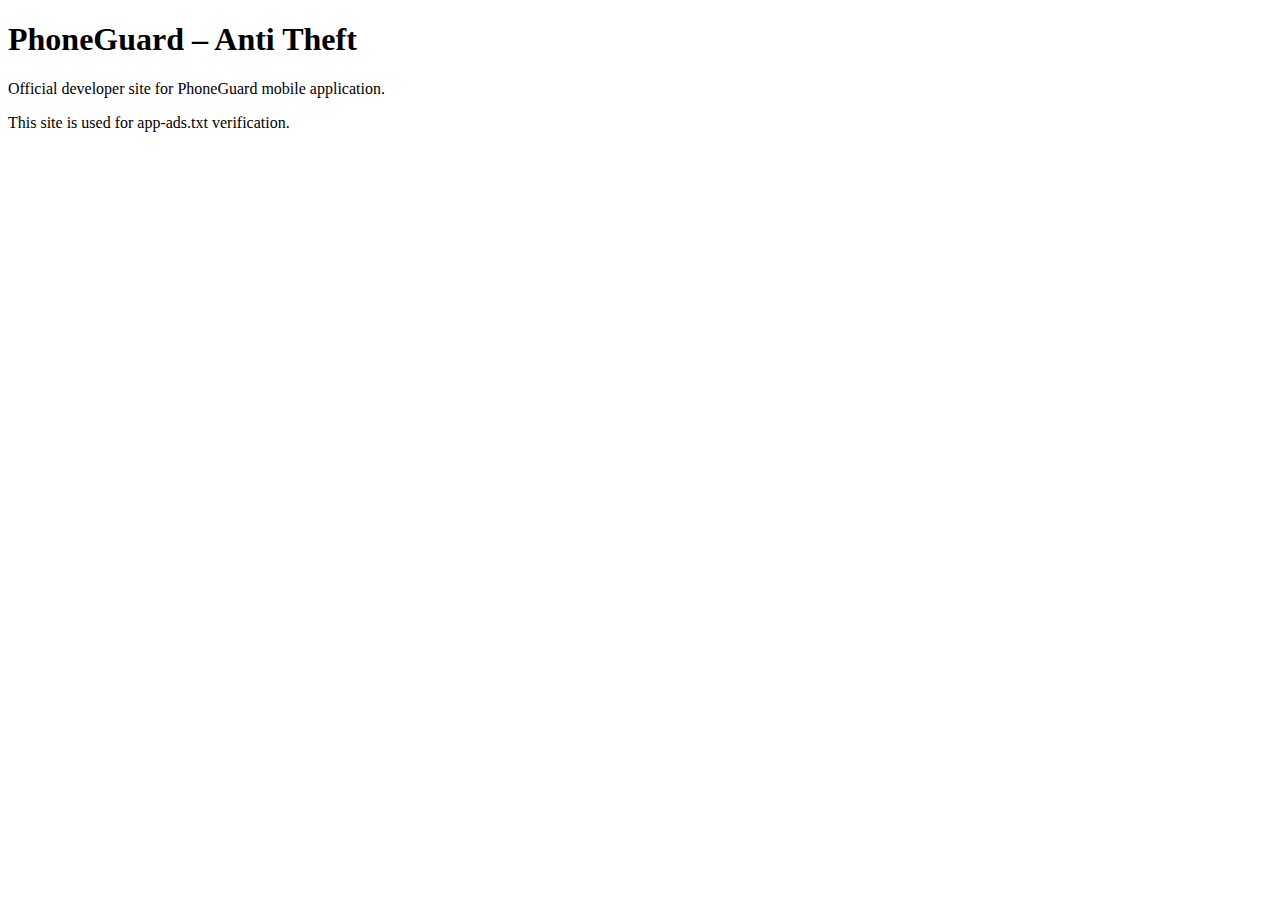
<file: index.html>
<!DOCTYPE html>
<html>
<head>
<title>PhoneGuard Developer Site</title>
</head>
<body>
<h1>PhoneGuard – Anti Theft</h1>
<p>Official developer site for PhoneGuard mobile application.</p>
<p>This site is used for app-ads.txt verification.</p>
</body>
</html>
</file>
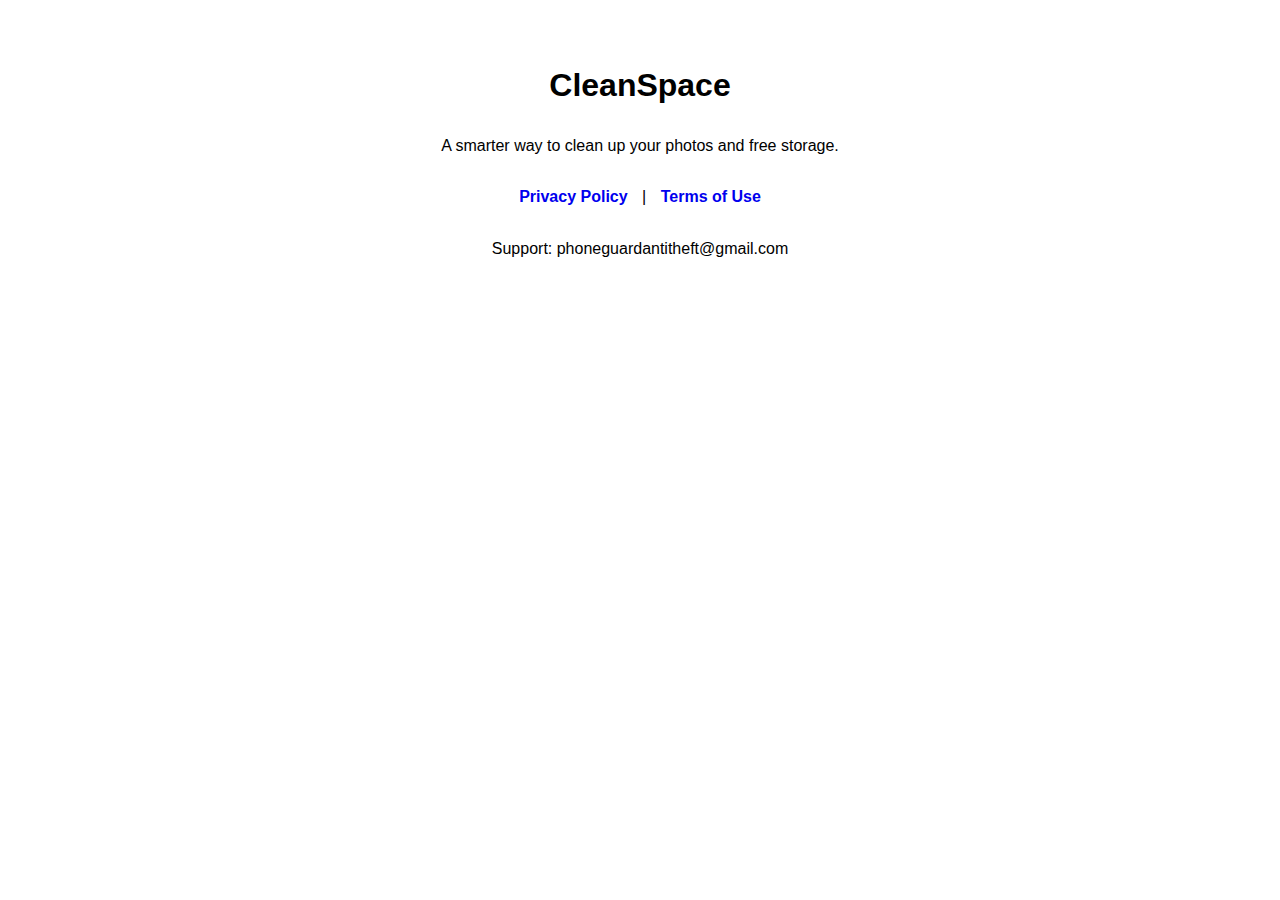
<file: cleanspace/index.html>
<!DOCTYPE html>
<html>
<head>
  <title>CleanSpace</title>
  <meta name="viewport" content="width=device-width, initial-scale=1">
  <style>
    body {
      font-family: -apple-system, BlinkMacSystemFont, sans-serif;
      max-width: 800px;
      margin: auto;
      padding: 20px;
      line-height: 1.6;
      text-align: center;
    }
    h1 {
      margin-top: 40px;
    }
    a {
      display: inline-block;
      margin: 10px;
      text-decoration: none;
      font-weight: 600;
    }
  </style>
</head>
<body>

<h1>CleanSpace</h1>
<p>A smarter way to clean up your photos and free storage.</p>

<p>
  <a href="privacy.html">Privacy Policy</a> |
  <a href="terms.html">Terms of Use</a>
</p>

<p>Support: phoneguardantitheft@gmail.com</p>

</body>
</html>
</file>
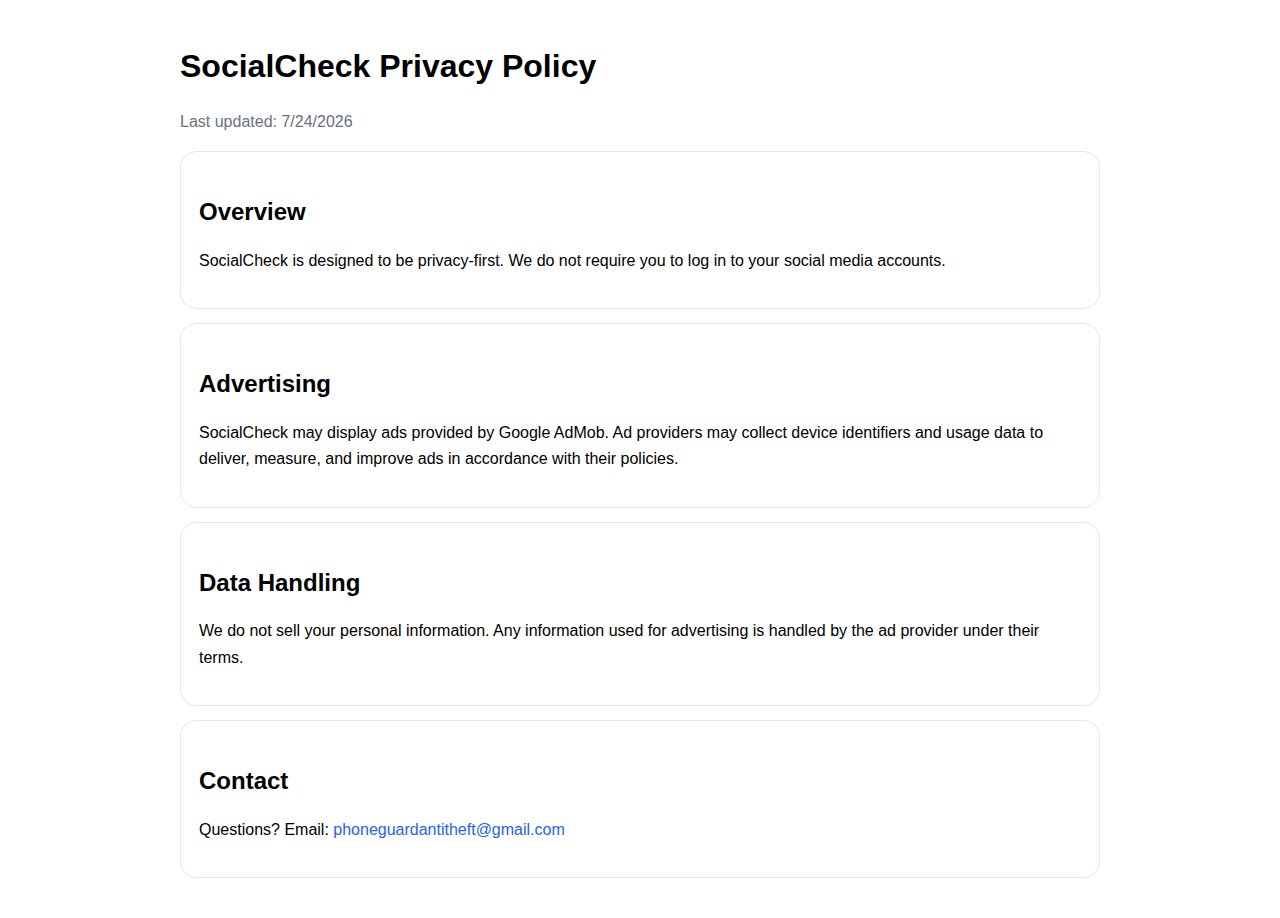
<file: socialcheck/privacy/index.html>
<!doctype html>
<html lang="en">
<head>
  <meta charset="utf-8" />
  <meta name="viewport" content="width=device-width,initial-scale=1" />
  <title>SocialCheck Privacy Policy</title>
  <meta name="description" content="Privacy Policy for SocialCheck." />
  <style>
    body{font-family:-apple-system,BlinkMacSystemFont,Segoe UI,Roboto,Helvetica,Arial,sans-serif;max-width:920px;margin:40px auto;padding:0 16px;line-height:1.65}
    h1{margin:0 0 6px}
    h2{margin:22px 0 10px}
    .muted{color:#6b7280}
    .box{border:1px solid #e5e7eb;border-radius:16px;padding:18px;margin:14px 0}
    a{color:#2563eb;text-decoration:none}
    a:hover{text-decoration:underline}
  </style>
</head>
<body>
  <h1>SocialCheck Privacy Policy</h1>
  <p class="muted">Last updated: <span id="d"></span></p>

  <div class="box">
    <h2>Overview</h2>
    <p>SocialCheck is designed to be privacy-first. We do not require you to log in to your social media accounts.</p>
  </div>

  <div class="box">
    <h2>Advertising</h2>
    <p>SocialCheck may display ads provided by Google AdMob. Ad providers may collect device identifiers and usage data to deliver, measure, and improve ads in accordance with their policies.</p>
  </div>

  <div class="box">
    <h2>Data Handling</h2>
    <p>We do not sell your personal information. Any information used for advertising is handled by the ad provider under their terms.</p>
  </div>

  <div class="box">
    <h2>Contact</h2>
    <p>Questions? Email: <a href="mailto:phoneguardantitheft@gmail.com">phoneguardantitheft@gmail.com</a></p>
  </div>

  <script>
    document.getElementById("d").textContent = new Date().toLocaleDateString();
  </script>
</body>
</html>
</file>
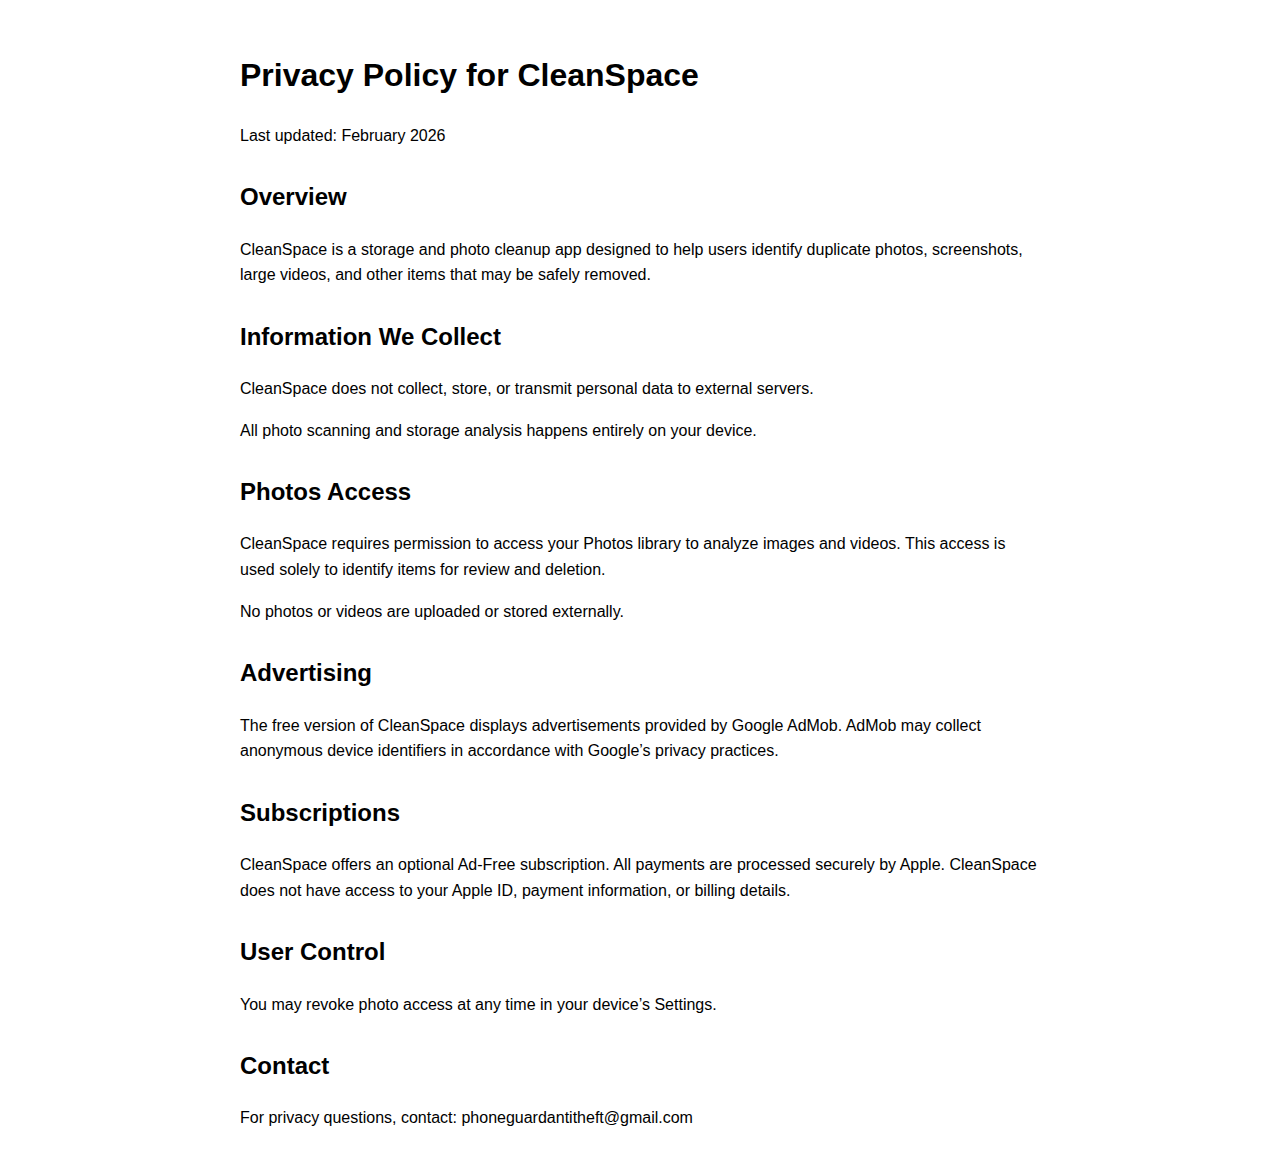
<file: cleanspace/privacy.html>
<!DOCTYPE html>
<html>
<head>
  <title>CleanSpace Privacy Policy</title>
  <meta name="viewport" content="width=device-width, initial-scale=1">
  <style>
    body {
      font-family: -apple-system, BlinkMacSystemFont, sans-serif;
      max-width: 800px;
      margin: auto;
      padding: 20px;
      line-height: 1.6;
    }
    h1, h2 {
      margin-top: 30px;
    }
  </style>
</head>
<body>

<h1>Privacy Policy for CleanSpace</h1>
<p>Last updated: February 2026</p>

<h2>Overview</h2>
<p>CleanSpace is a storage and photo cleanup app designed to help users identify duplicate photos, screenshots, large videos, and other items that may be safely removed.</p>

<h2>Information We Collect</h2>
<p>CleanSpace does not collect, store, or transmit personal data to external servers.</p>

<p>All photo scanning and storage analysis happens entirely on your device.</p>

<h2>Photos Access</h2>
<p>CleanSpace requires permission to access your Photos library to analyze images and videos. This access is used solely to identify items for review and deletion.</p>

<p>No photos or videos are uploaded or stored externally.</p>

<h2>Advertising</h2>
<p>The free version of CleanSpace displays advertisements provided by Google AdMob. AdMob may collect anonymous device identifiers in accordance with Google’s privacy practices.</p>

<h2>Subscriptions</h2>
<p>CleanSpace offers an optional Ad-Free subscription. All payments are processed securely by Apple. CleanSpace does not have access to your Apple ID, payment information, or billing details.</p>

<h2>User Control</h2>
<p>You may revoke photo access at any time in your device’s Settings.</p>

<h2>Contact</h2>
<p>For privacy questions, contact: phoneguardantitheft@gmail.com</p>

</body>
</html>
</file>
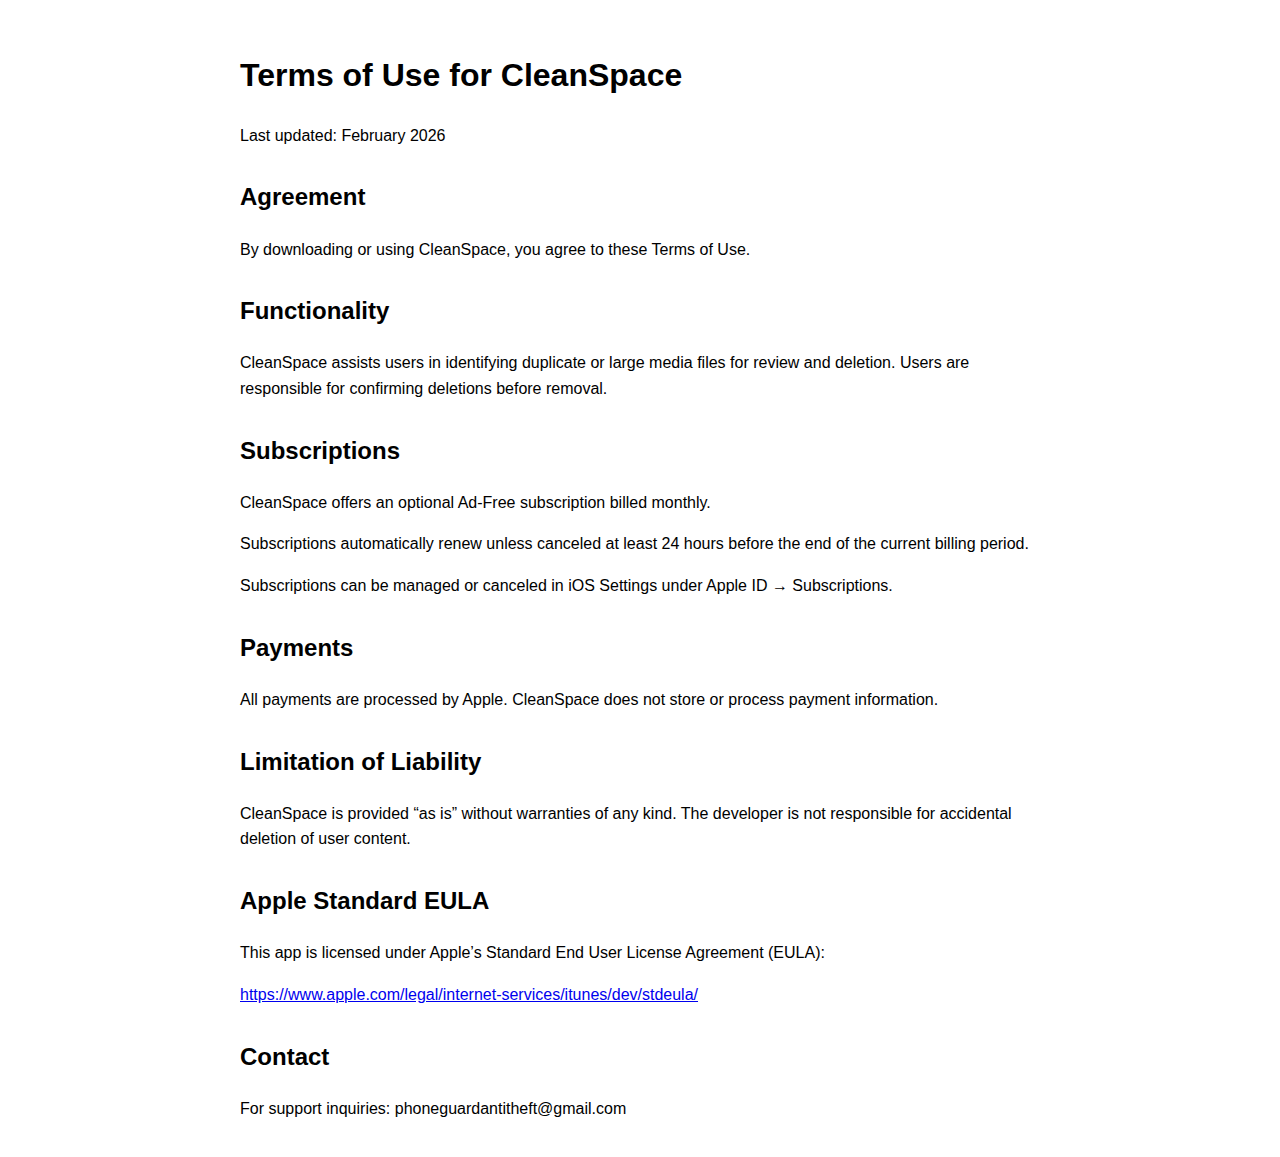
<file: cleanspace/terms.html>
<!DOCTYPE html>
<html>
<head>
  <title>CleanSpace Terms of Use</title>
  <meta name="viewport" content="width=device-width, initial-scale=1">
  <style>
    body {
      font-family: -apple-system, BlinkMacSystemFont, sans-serif;
      max-width: 800px;
      margin: auto;
      padding: 20px;
      line-height: 1.6;
    }
    h1, h2 {
      margin-top: 30px;
    }
  </style>
</head>
<body>

<h1>Terms of Use for CleanSpace</h1>
<p>Last updated: February 2026</p>

<h2>Agreement</h2>
<p>By downloading or using CleanSpace, you agree to these Terms of Use.</p>

<h2>Functionality</h2>
<p>CleanSpace assists users in identifying duplicate or large media files for review and deletion. Users are responsible for confirming deletions before removal.</p>

<h2>Subscriptions</h2>
<p>CleanSpace offers an optional Ad-Free subscription billed monthly.</p>

<p>Subscriptions automatically renew unless canceled at least 24 hours before the end of the current billing period.</p>

<p>Subscriptions can be managed or canceled in iOS Settings under Apple ID → Subscriptions.</p>

<h2>Payments</h2>
<p>All payments are processed by Apple. CleanSpace does not store or process payment information.</p>

<h2>Limitation of Liability</h2>
<p>CleanSpace is provided “as is” without warranties of any kind. The developer is not responsible for accidental deletion of user content.</p>

<h2>Apple Standard EULA</h2>
<p>This app is licensed under Apple’s Standard End User License Agreement (EULA):</p>
<p><a href="https://www.apple.com/legal/internet-services/itunes/dev/stdeula/">https://www.apple.com/legal/internet-services/itunes/dev/stdeula/</a></p>

<h2>Contact</h2>
<p>For support inquiries: phoneguardantitheft@gmail.com</p>

</body>
</html>
</file>
